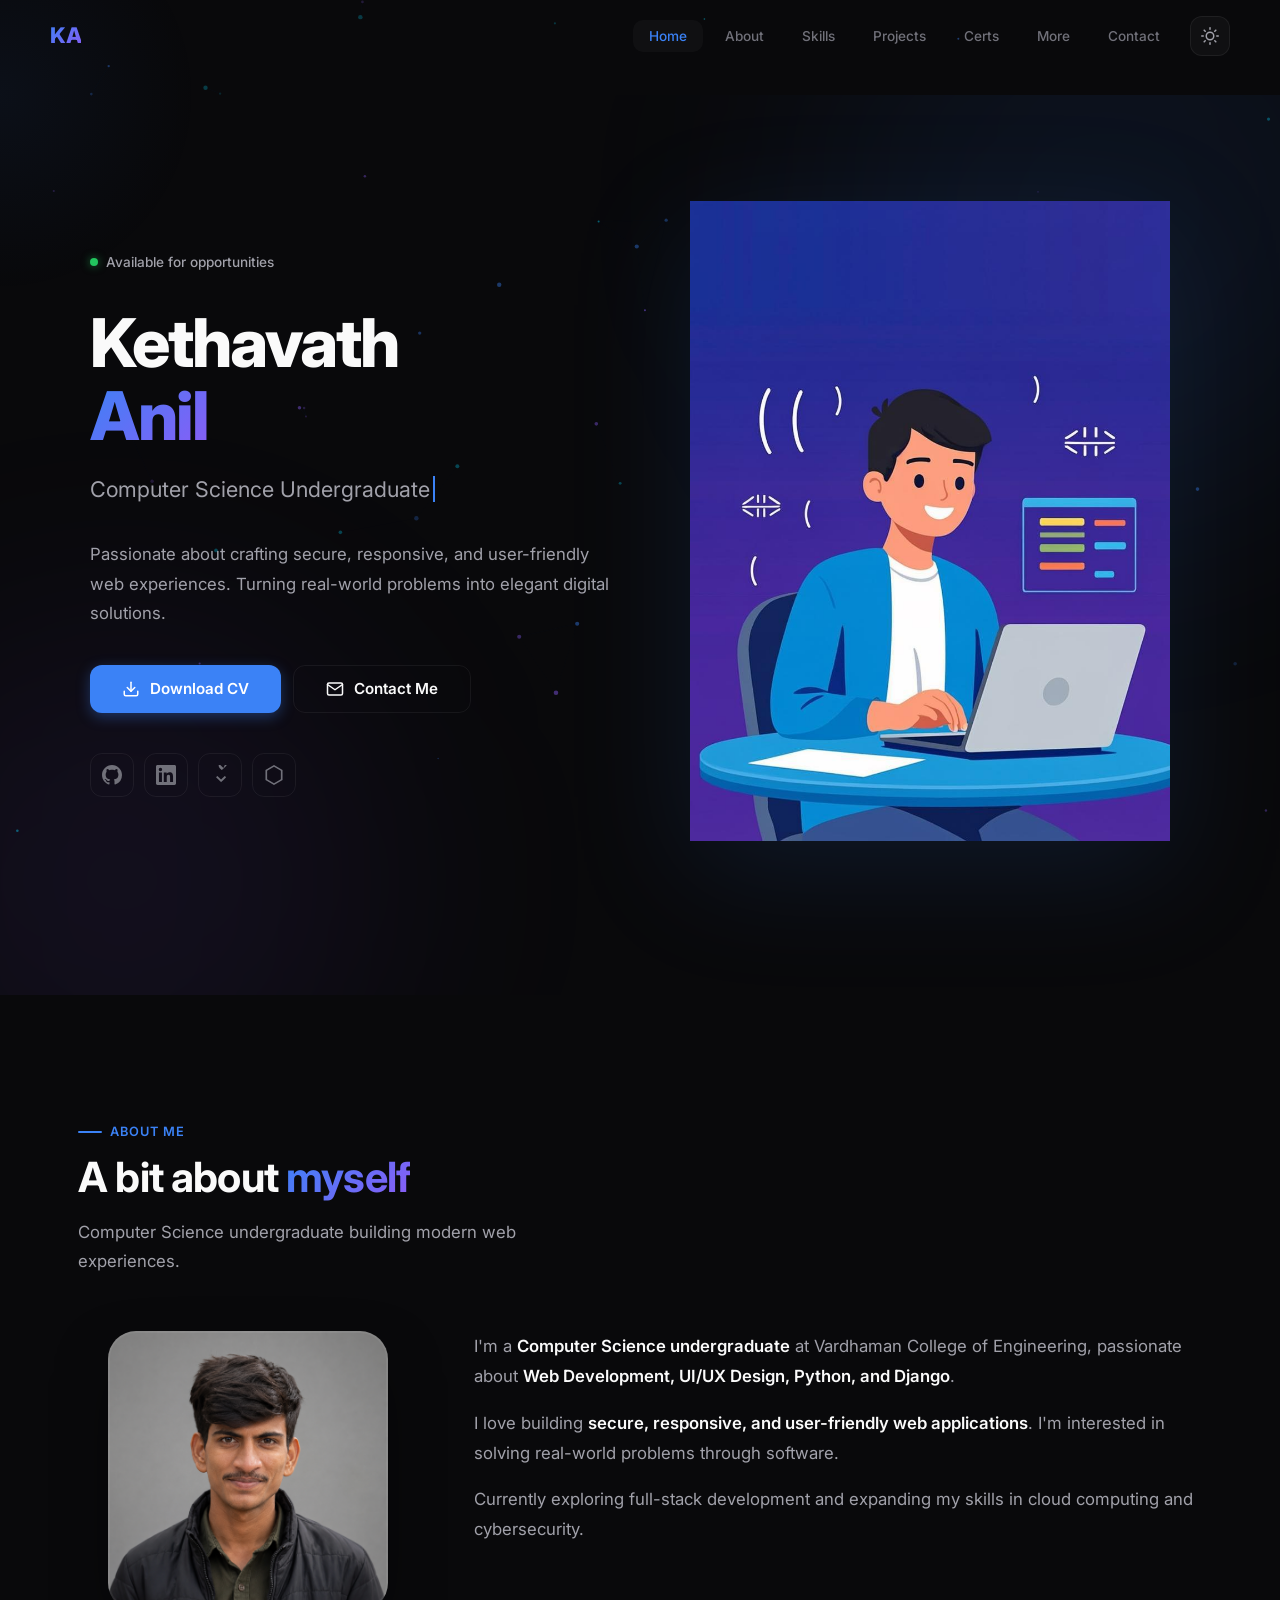
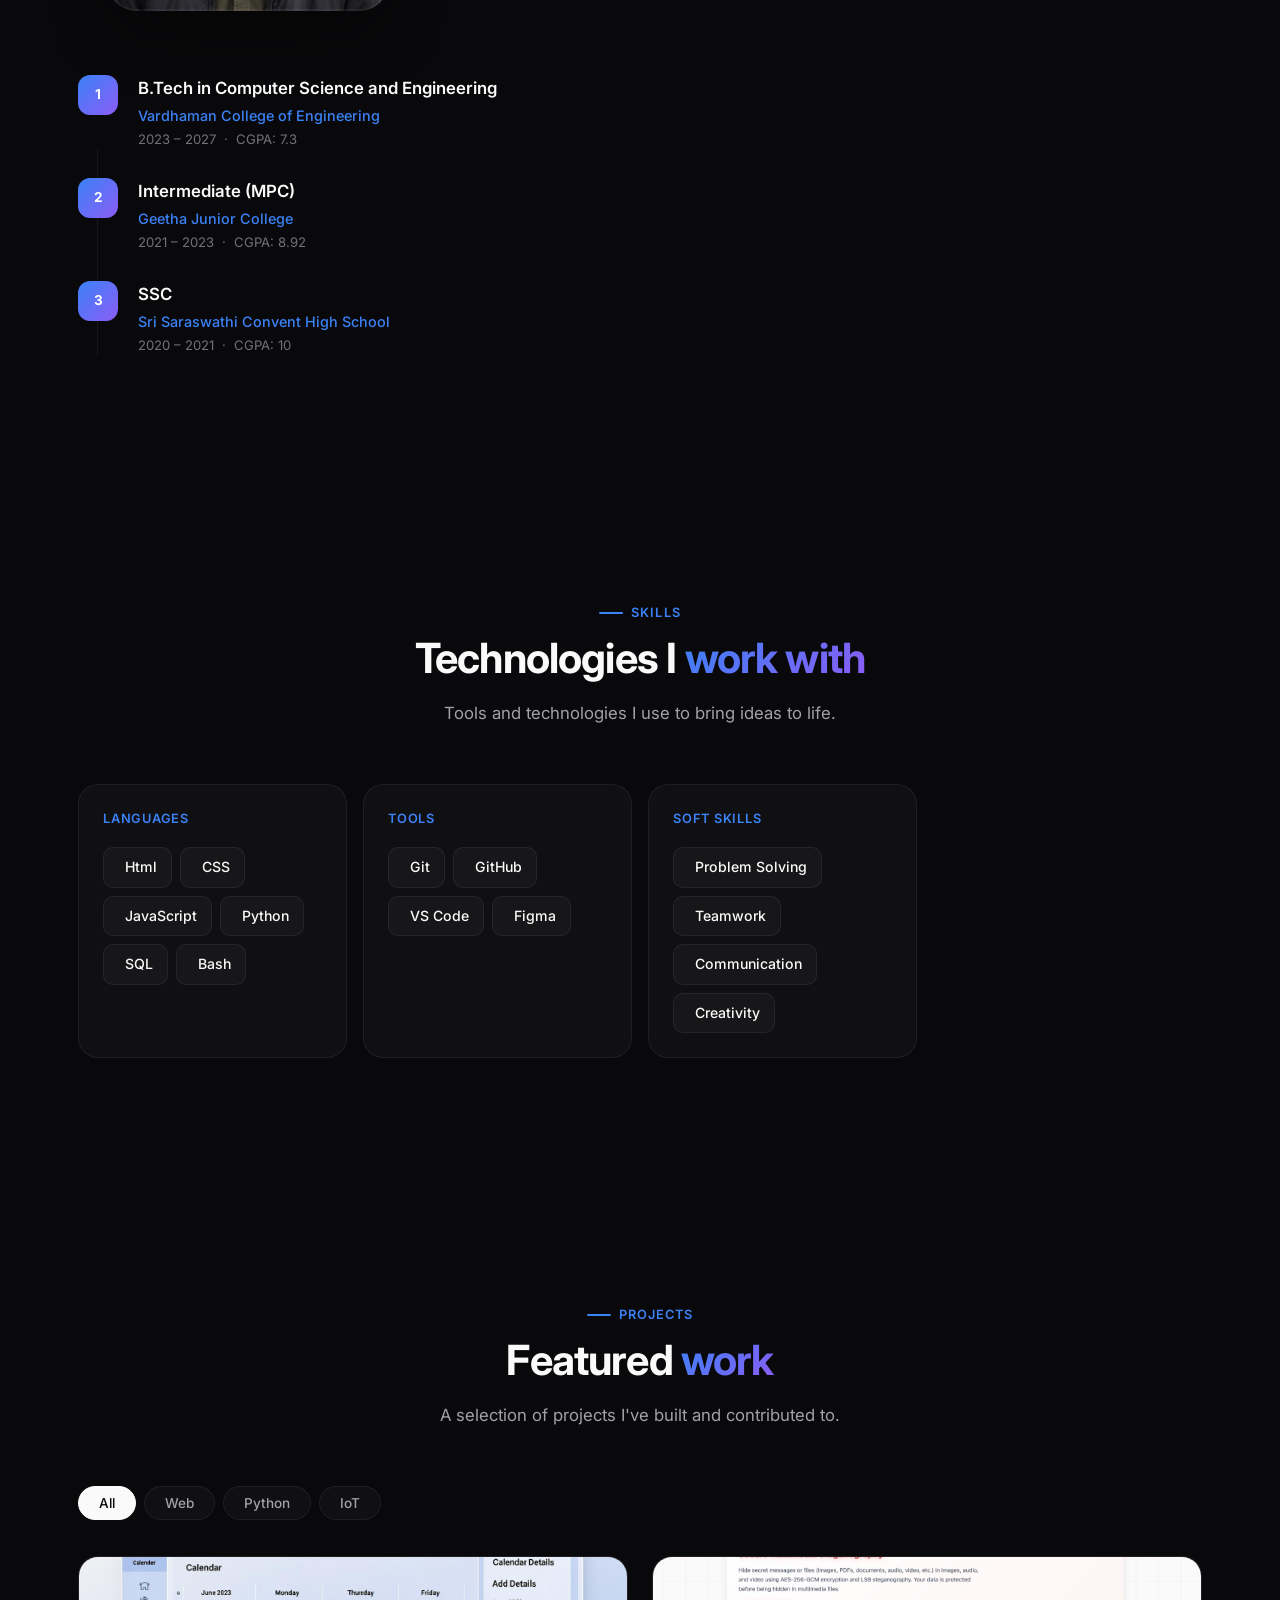
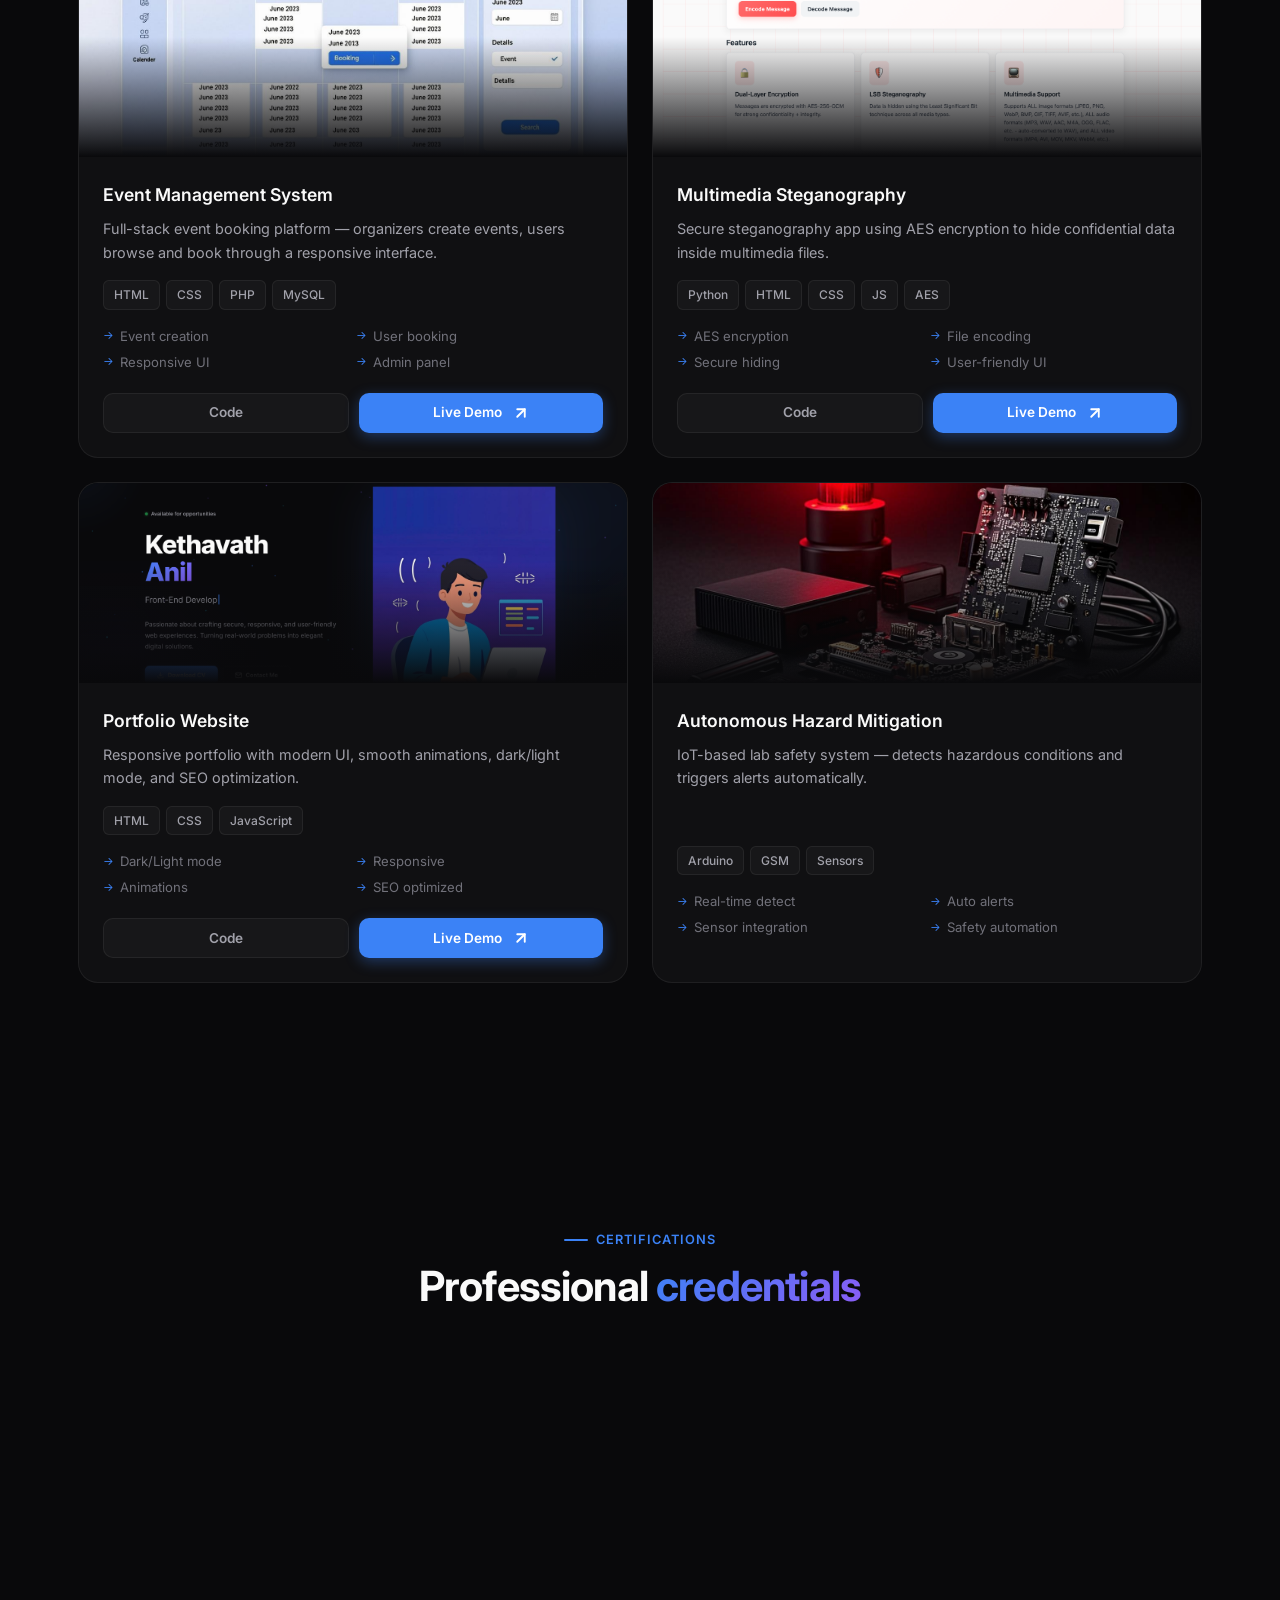
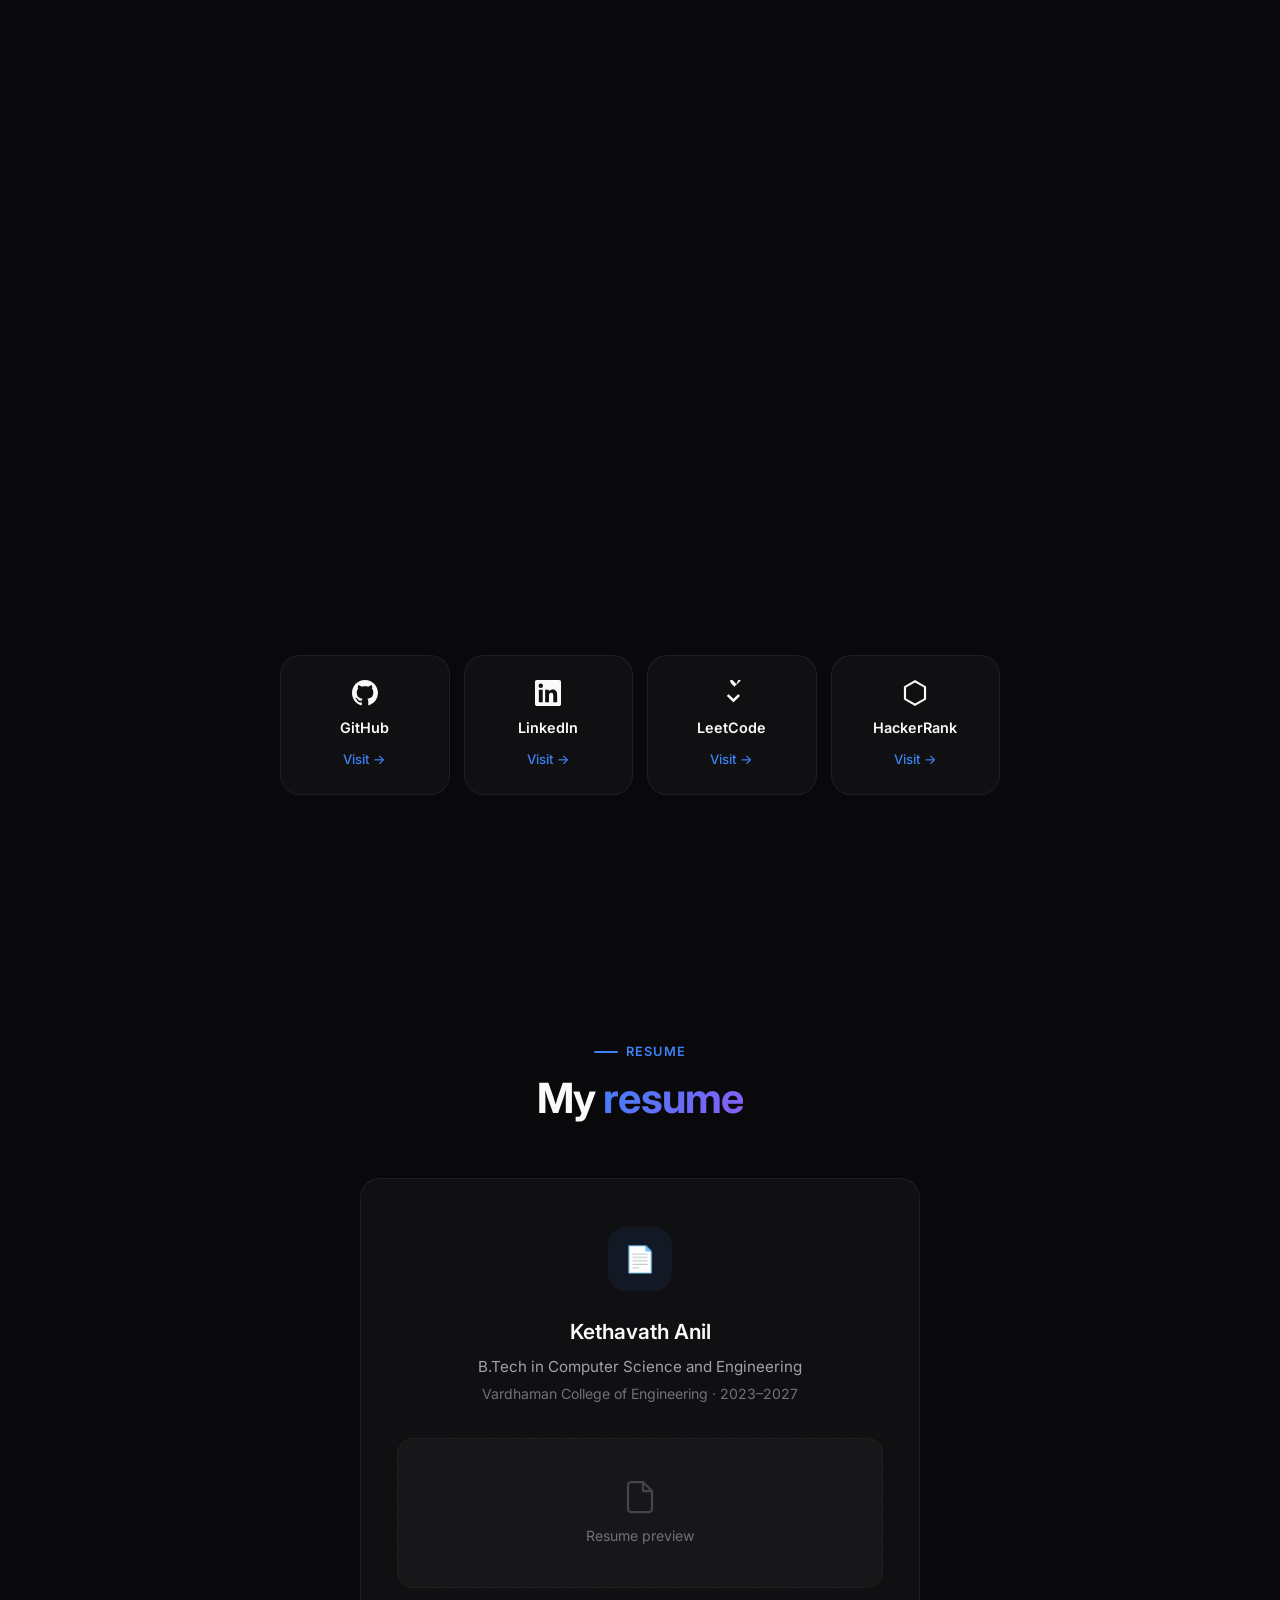
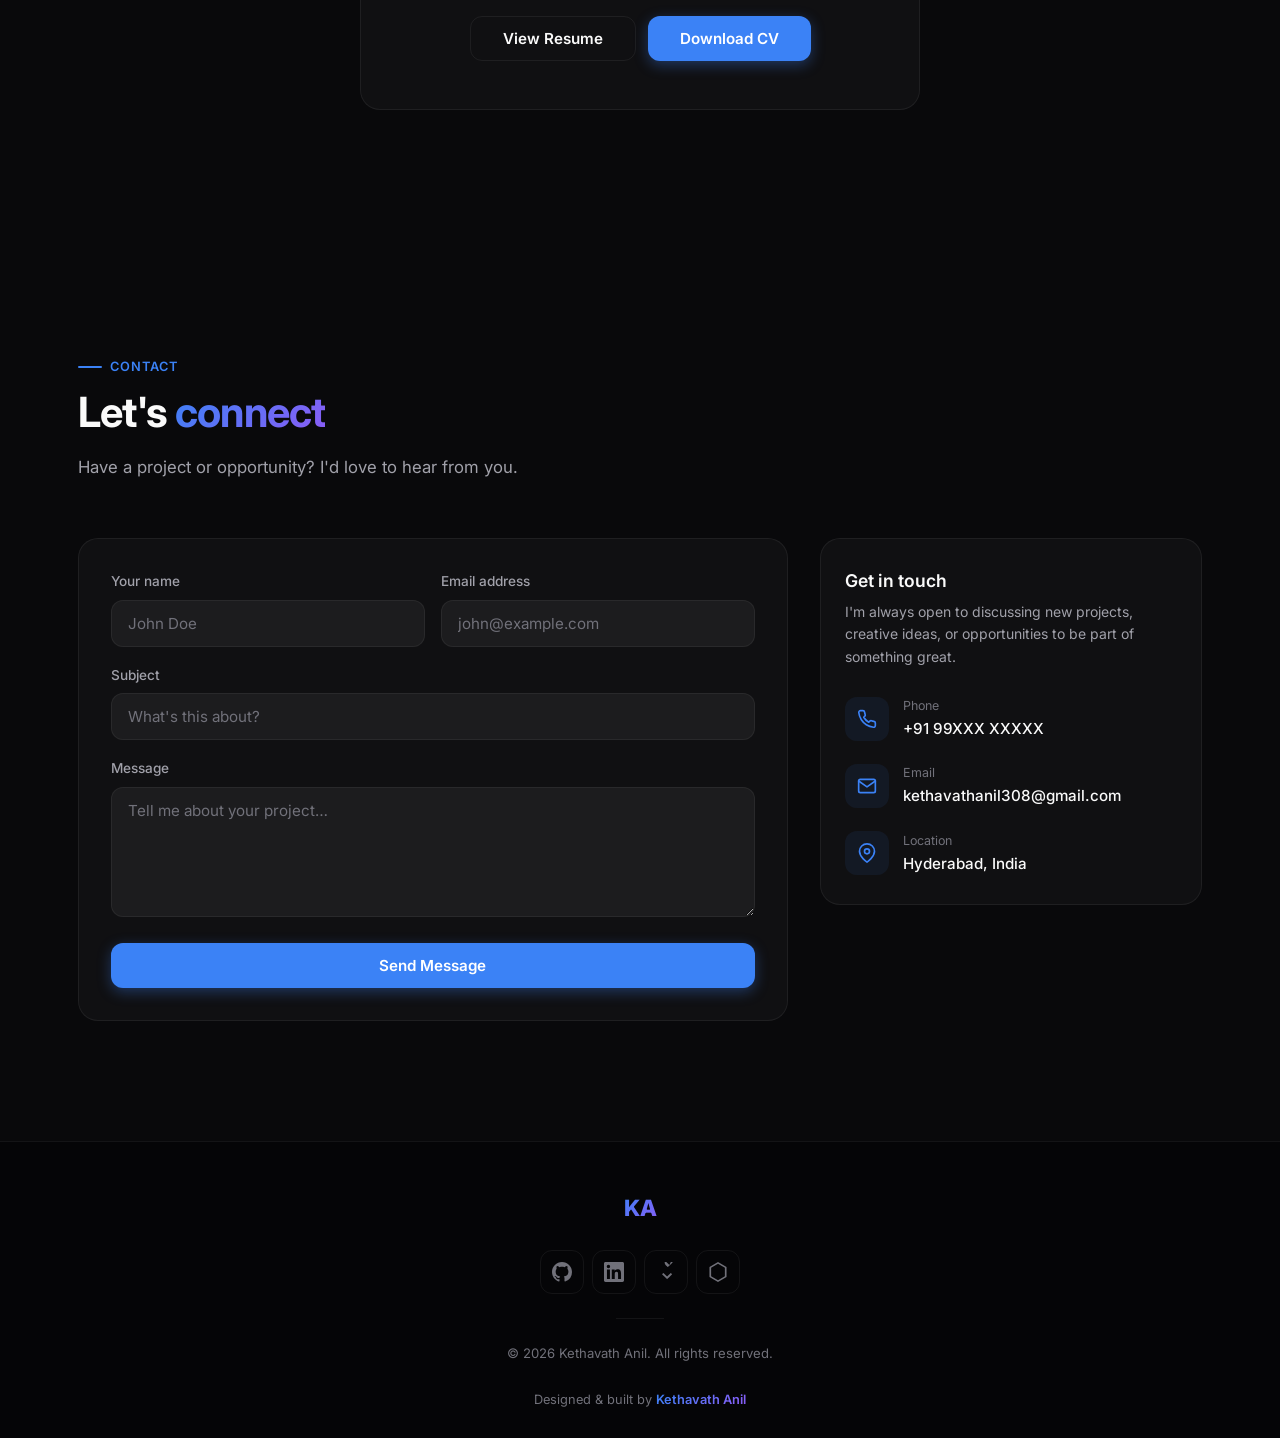
<file: portfolio-site/index.html>
<!DOCTYPE html>
<html lang="en" data-theme="dark">
<head>
  <meta charset="UTF-8">
  <meta name="viewport" content="width=device-width, initial-scale=1.0">
  <title>Kethavath Anil | Portfolio</title>
  <meta name="description" content="Kethavath Anil — CS Engineer, Front-End Developer, UI/UX Designer, Python Developer.">
  <link rel="preconnect" href="https://fonts.googleapis.com">
  <link rel="preconnect" href="https://fonts.gstatic.com" crossorigin>
  <link href="https://fonts.googleapis.com/css2?family=Inter:wght@300;400;500;600;700;800;900&display=swap" rel="stylesheet">
  <link rel="icon" href="data:image/svg+xml,<svg xmlns='http://www.w3.org/2000/svg' viewBox='0 0 100 100'><text y='.9em' font-size='90'>💻</text></svg>">
  <link rel="stylesheet" href="css/styles.css">
</head>
<body>

<!-- LOADER -->
<div id="loader"><div class="loader-ring"></div><div class="loader-text">Loading portfolio…</div></div>

<!-- EFFECTS -->
<canvas id="particles"></canvas>
<div id="cursor-glow"></div>
<div id="scroll-bar"></div>

<!-- NAV -->
<nav id="nav">
  <div class="nav-inner">
    <div class="nav-logo" onclick="go('home')">KA</div>
    <div class="nav-links">
      <button class="nav-link active" data-s="home" onclick="go('home')">Home</button>
      <button class="nav-link" data-s="about" onclick="go('about')">About</button>
      <button class="nav-link" data-s="skills" onclick="go('skills')">Skills</button>
      <button class="nav-link" data-s="projects" onclick="go('projects')">Projects</button>
      <button class="nav-link" data-s="certifications" onclick="go('certifications')">Certs</button>
      <button class="nav-link" data-s="achievements" onclick="go('achievements')">More</button>
      <button class="nav-link" data-s="contact" onclick="go('contact')">Contact</button>
      <button class="theme-toggle" id="td" onclick="toggleTheme()" aria-label="Toggle theme"></button>
    </div>
    <div class="mobile-controls">
      <button class="theme-toggle" id="tm" onclick="toggleTheme()" aria-label="Toggle theme"></button>
      <button class="hamburger" id="ham" onclick="toggleMenu()" aria-label="Menu"><span></span><span></span><span></span></button>
    </div>
  </div>
</nav>
<div class="mobile-nav" id="mob">
  <button data-s="home" onclick="go('home')">Home</button>
  <button data-s="about" onclick="go('about')">About</button>
  <button data-s="skills" onclick="go('skills')">Skills</button>
  <button data-s="projects" onclick="go('projects')">Projects</button>
  <button data-s="certifications" onclick="go('certifications')">Certifications</button>
  <button data-s="achievements" onclick="go('achievements')">Achievements</button>
  <button data-s="contact" onclick="go('contact')">Contact</button>
</div>

<main>

<!-- ═══ HERO ═══ -->
<section id="home">
  <div class="hero-blob blob-1"></div>
  <div class="hero-blob blob-2"></div>
  <div class="wrap">
    <div class="hero-grid">
      <div>
        <div class="hero-badge"><span class="dot"></span><span>Available for opportunities</span></div>
        <h1 class="heading-xl hero-name">Kethavath<br><span class="grad">Anil</span></h1>
        <div class="hero-role"><span id="typed"></span><span class="cursor-blink"></span></div>
        <p class="hero-desc">Passionate about crafting secure, responsive, and user-friendly web experiences. Turning real-world problems into elegant digital solutions.</p>
        <div class="hero-btns">
          <a href="resume-2.pdf" download class="btn btn-primary">
            <svg viewBox="0 0 24 24" fill="none" stroke="currentColor" stroke-width="2" stroke-linecap="round" stroke-linejoin="round"><path d="M21 15v4a2 2 0 01-2 2H5a2 2 0 01-2-2v-4"/><polyline points="7 10 12 15 17 10"/><line x1="12" y1="15" x2="12" y2="3"/></svg>
            Download CV
          </a>
          <button class="btn btn-ghost" onclick="go('contact')">
            <svg viewBox="0 0 24 24" fill="none" stroke="currentColor" stroke-width="2" stroke-linecap="round" stroke-linejoin="round"><path d="M4 4h16c1.1 0 2 .9 2 2v12c0 1.1-.9 2-2 2H4c-1.1 0-2-.9-2-2V6c0-1.1.9-2 2-2z"/><polyline points="22,6 12,13 2,6"/></svg>
            Contact Me
          </button>
        </div>
        <div class="hero-socials">
          <a href="https://github.com/ka284" class="social-btn" aria-label="GitHub"><svg viewBox="0 0 24 24"><path d="M12 0C5.37 0 0 5.37 0 12c0 5.31 3.435 9.795 8.205 11.385.6.105.825-.255.825-.57 0-.285-.015-1.23-.015-2.235-3.015.555-3.795-.735-4.035-1.41-.135-.345-.72-1.41-1.23-1.695-.42-.225-1.02-.78-.015-.795.945-.015 1.62.87 1.845 1.23 1.08 1.815 2.805 1.305 3.495.99.105-.78.42-1.305.765-1.605-2.67-.3-5.46-1.335-5.46-5.925 0-1.305.465-2.385 1.23-3.225-.12-.3-.54-1.53.12-3.18 0 0 1.005-.315 3.3 1.23.96-.27 1.98-.405 3-.405s2.04.135 3 .405c2.295-1.56 3.3-1.23 3.3-1.23.66 1.65.24 2.88.12 3.18.765.84 1.23 1.905 1.23 3.225 0 4.605-2.805 5.625-5.475 5.925.435.375.81 1.095.81 2.22 0 1.605-.015 2.895-.015 3.3 0 .315.225.69.825.57A12.02 12.02 0 0024 12c0-6.63-5.37-12-12-12z"/></svg></a>
          <a href="https://www.linkedin.com/in/kethavath-anil-bb7a41299/" class="social-btn" aria-label="LinkedIn"><svg viewBox="0 0 24 24"><path d="M20.447 20.452h-3.554v-5.569c0-1.328-.027-3.037-1.852-3.037-1.853 0-2.136 1.445-2.136 2.939v5.667H9.351V9h3.414v1.561h.046c.477-.9 1.637-1.85 3.37-1.85 3.601 0 4.267 2.37 4.267 5.455v6.286zM5.337 7.433a2.062 2.062 0 01-2.063-2.065 2.064 2.064 0 112.063 2.065zm1.782 13.019H3.555V9h3.564v11.452zM22.225 0H1.771C.792 0 0 .774 0 1.729v20.542C0 23.227.792 24 1.771 24h20.451C23.2 24 24 23.227 24 22.271V1.729C24 .774 23.2 0 22.222 0h.003z"/></svg></a>
          <a href="https://leetcode.com/u/kethavath12/" class="social-btn" aria-label="LeetCode"><svg viewBox="0 0 24 24"><path d="M16.102 17.93l-2.697 2.607-.106.053-.105-.053-5.648-5.482a.538.538 0 010-.77l.928-.9a.533.533 0 01.752 0l4.074 3.952 4.073-3.951a.533.533 0 01.752 0l.928.9a.538.538 0 010 .77zm-4.697-14.467l2.697 2.607.106.053.105-.053 5.648-5.483a.538.538 0 010-.77l-.928-.9a.533.533 0 00-.752 0L16.102 3.62l-4.074-3.952a.533.533 0 00-.752 0l-.928.9a.538.538 0 000 .77z"/></svg></a>
          <a href="https://www.hackerrank.com/profile/kethavathanil308" class="social-btn" aria-label="HackerRank"><svg viewBox="0 0 24 24"><path d="M12 0L1.75 6v12L12 24l10.25-6V6zm0 2.249L20.25 7v10l-8.25 4.75L3.75 17V7z"/></svg></a>
        </div>
      </div>
      <div class="hero-visual"><img src="images/hero-illustration.png" alt="Developer illustration" loading="eager"></div>
    </div>
  </div>
</section>

<!-- ═══ ABOUT ═══ -->
<section id="about">
  <div class="wrap">
    <div class="sec-header anim">
      <div class="sec-label">About Me</div>
      <h2 class="sec-title">A bit about <span class="grad">myself</span></h2>
      <p class="sec-sub">Computer Science undergraduate building modern web experiences.</p>
    </div>
    <div class="about-grid">
      <div class="about-img-col anim from-left d1">
        <div class="about-img-wrap"><img src="images/profile.png" alt="Kethavath Anil"></div>
      </div>
      <div class="about-text anim from-right d2">
        <p>I'm a <strong>Computer Science undergraduate</strong> at Vardhaman College of Engineering, passionate about <strong>Web Development, UI/UX Design, Python, and Django</strong>.</p>
        <p>I love building <strong>secure, responsive, and user-friendly web applications</strong>. I'm interested in solving real-world problems through software.</p>
        <p>Currently exploring full-stack development and expanding my skills in cloud computing and cybersecurity.</p>
      </div>
    </div>
    <div class="timeline" style="margin-top:64px">
      <div class="tl-item anim from-left d1"><div class="tl-dot">1</div><div class="tl-content"><h4>B.Tech in Computer Science and Engineering</h4><p class="tl-place">Vardhaman College of Engineering</p><p class="tl-meta">2023 – 2027 &nbsp;·&nbsp; CGPA: 7.3</p></div></div>
      <div class="tl-item anim from-left d2"><div class="tl-dot">2</div><div class="tl-content"><h4>Intermediate (MPC)</h4><p class="tl-place">Geetha Junior College</p><p class="tl-meta">2021 – 2023 &nbsp;·&nbsp; CGPA: 8.92</p></div></div>
      <div class="tl-item anim from-left d3"><div class="tl-dot">3</div><div class="tl-content"><h4>SSC</h4><p class="tl-place">Sri Saraswathi Convent High School</p><p class="tl-meta">2020 – 2021 &nbsp;·&nbsp; CGPA: 10</p></div></div>
    </div>
  </div>
</section>

<!-- ═══ SKILLS ═══ -->
<section id="skills">
  <div class="wrap">
    <div class="sec-header text-center anim">
      <div class="sec-label">Skills</div>
      <h2 class="sec-title">Technologies I <span class="grad">work with</span></h2>
      <p class="sec-sub">Tools and technologies I use to bring ideas to life.</p>
    </div>
    <div class="skills-grid">
      <div class="card skill-card anim from-zoom d1"><h3>Languages</h3><div class="skill-tags">
        <span class="skill-tag"><span class="e"></span><a href="https://www.google.com/url?sa=t&source=web&rct=j&opi=89978449&url=https://en.wikipedia.org/wiki/HTML&ved=2ahUKEwinvrjXsr6VAxURaHADHa-1APUQFnoECBkQAQ&usg=AOvVaw2gzluefsF-H7bfUJ9qJGae " >Html</a> </span><span class="skill-tag"><span class="e"></span><a href="https://www.google.com/url?sa=t&source=web&rct=j&opi=89978449&url=https://en.wikipedia.org/wiki/CSS&ved=2ahUKEwiD9575s76VAxVpzDgGHfHcGiQQFnoECBkQAQ&usg=AOvVaw2AefRLcVpaGBVUS8Z-YOq4" >CSS</a> </span><span class="skill-tag"><span class="e"></span><a href="https://www.google.com/url?sa=t&source=web&rct=j&opi=89978449&url=https://en.wikipedia.org/wiki/JavaScript&ved=2ahUKEwiNsJqMtL6VAxX-3jgGHYtbOlsQFnoECBcQAQ&usg=AOvVaw3D0Sd-NOChK26UxuZJmQZN">JavaScript</a></span><span class="skill-tag"><span class="e"></span><a href="https://www.google.com/url?sa=t&source=web&rct=j&opi=89978449&url=https://en.wikipedia.org/wiki/Python_(programming_language)&ved=2ahUKEwj0sJCotL6VAxXs-DgGHWBYNtgQFnoECBYQAQ&usg=AOvVaw2BukyCCe-5crhZoVjPWlrr">Python</a></span><span class="skill-tag"><span class="e"></span><a href="https://www.google.com/url?sa=t&source=web&rct=j&opi=89978449&url=https://en.wikipedia.org/wiki/SQL&ved=2ahUKEwj879O3tL6VAxWx-zgGHdwoCCYQFnoECCIQAQ&usg=AOvVaw2irpCjQQkESfc-Mldig6D8">SQL</a></span><span class="skill-tag"><span class="e"></span><a href="https://www.google.com/url?sa=t&source=web&rct=j&opi=89978449&url=https://en.wikipedia.org/wiki/Bash_(Unix_shell)&ved=2ahUKEwi4rsfEtL6VAxWe4DgGHa7WB8kQFnoECCoQAQ&usg=AOvVaw3joBHqysofmVvhAyLxRCAC">Bash</a></span>
      </div></div>
      <!-- <div class="card skill-card anim from-zoom d2"><h3>Frameworks</h3><div class="skill-tags"><span class="skill-tag"><span class="e"></span><a href="https://www.google.com/url?sa=t&source=web&rct=j&opi=89978449&url=https://en.wikipedia.org/wiki/Django_(web_framework)&ved=2ahUKEwjnjJ_YtL6VAxXPhWMGHSU-CMgQFnoECEMQAQ&usg=AOvVaw2GwUXjYblSoB1co2-H6Rqx">Django</a></span></div></div> -->
      <div class="card skill-card anim from-zoom d3"><h3>Tools</h3><div class="skill-tags">
        <span class="skill-tag"><span class="e"></span><a href="https://www.google.com/url?sa=t&source=web&rct=j&opi=89978449&url=https://en.wikipedia.org/wiki/Git&ved=2ahUKEwj2hr3ytL6VAxUzw6ACHSqKGZQQFnoECA0QAQ&usg=AOvVaw0mR6q4LmK3M4ft3iKkMUI3">Git</a></span><span class="skill-tag"><span class="e"></span><a href="https://www.google.com/url?sa=t&source=web&rct=j&opi=89978449&url=https://en.wikipedia.org/wiki/GitHub&ved=2ahUKEwjjlPWEtb6VAxWgzzgGHW8BDzoQFnoECCEQAQ&usg=AOvVaw36pWCH3bqY2GTz-KUkccuo">GitHub</a></span><span class="skill-tag"><span class="e"></span>VS Code</span><span class="skill-tag"><span class="e"></span><a href="https://www.google.com/url?sa=t&source=web&rct=j&opi=89978449&url=https://en.wikipedia.org/wiki/Figma&ved=2ahUKEwjKlt-htb6VAxUV1DgGHY6EMFcQFnoECCEQAQ&usg=AOvVaw2CGBkIQ5Aum4HapoQNvxBx">Figma</a></span>
      </div></div>
      <div class="card skill-card anim from-zoom d4"><h3>Soft Skills</h3><div class="skill-tags">
        <span class="skill-tag"><span class="e"></span>Problem Solving</span><span class="skill-tag"><span class="e"></span>Teamwork</span><span class="skill-tag"><span class="e"></span>Communication</span><span class="skill-tag"><span class="e"></span>Creativity</span>
      </div></div>
    </div>
  </div>
</section>

<!-- ═══ PROJECTS ═══ -->
<section id="projects">
  <div class="wrap">
    <div class="sec-header text-center anim">
      <div class="sec-label">Projects</div>
      <h2 class="sec-title">Featured <span class="grad">work</span></h2>
      <p class="sec-sub">A selection of projects I've built and contributed to.</p>
    </div>
    <div class="filters anim d1">
      <button class="filter-btn active" data-f="All">All</button>
      <button class="filter-btn" data-f="Web">Web</button>
      <button class="filter-btn" data-f="Python">Python</button>
      <button class="filter-btn" data-f="IoT">IoT</button>
    </div>
    <div class="projects-grid">
      <article class="card project-card anim from-zoom d1" data-cat="Web"><div class="p-img"><img src="images/project-event.png" alt="Event Management System" loading="lazy"></div><div class="p-body"><h3>Event Management System</h3><p class="p-desc">Full-stack event booking platform — organizers create events, users browse and book through a responsive interface.</p><div class="p-tech"><span>HTML</span><span>CSS</span><span>PHP</span><span>MySQL</span></div><ul class="p-features"><li>Event creation</li><li>User booking</li><li>Responsive UI</li><li>Admin panel</li></ul><div class="p-actions"><a href="https://github.com/ka284/eventhub" class="btn btn-link">Code</a><a href="#" class="btn btn-primary">Live Demo <svg width="14" height="14" viewBox="0 0 24 24" fill="none" stroke="currentColor" stroke-width="2.5" stroke-linecap="round" stroke-linejoin="round"><line x1="7" y1="17" x2="17" y2="7"/><polyline points="7 7 17 7 17 17"/></svg></a></div></div></article>
      <article class="card project-card anim from-zoom d2" data-cat="Python"><div class="p-img"><img src="images/project-steganography.png" alt="Steganography System" loading="lazy"></div><div class="p-body"><h3>Multimedia Steganography</h3><p class="p-desc">Secure steganography app using AES encryption to hide confidential data inside multimedia files.</p><div class="p-tech"><span>Python</span><span>HTML</span><span>CSS</span><span>JS</span><span>AES</span></div><ul class="p-features"><li>AES encryption</li><li>File encoding</li><li>Secure hiding</li><li>User-friendly UI</li></ul><div class="p-actions"><a href="https://github.com/ka284/cyber-" class="btn btn-link">Code</a><a href="https://cyber-fvci.onrender.com" class="btn btn-primary">Live Demo <svg width="14" height="14" viewBox="0 0 24 24" fill="none" stroke="currentColor" stroke-width="2.5" stroke-linecap="round" stroke-linejoin="round"><line x1="7" y1="17" x2="17" y2="7"/><polyline points="7 7 17 7 17 17"/></svg></a></div></div></article>
      <article class="card project-card anim from-zoom d3" data-cat="Web"><div class="p-img"><img src="images/project-portfolio.png" alt="Portfolio Website" loading="lazy"></div><div class="p-body"><h3>Portfolio Website</h3><p class="p-desc">Responsive portfolio with modern UI, smooth animations, dark/light mode, and SEO optimization.</p><div class="p-tech"><span>HTML</span><span>CSS</span><span>JavaScript</span></div><ul class="p-features"><li>Dark/Light mode</li><li>Responsive</li><li>Animations</li><li>SEO optimized</li></ul><div class="p-actions"><a href="https://github.com/ka284/personal-portfolio" class="btn btn-link">Code</a><a href="https://personal-portfolio-auwy.onrender.com" class="btn btn-primary">Live Demo <svg width="14" height="14" viewBox="0 0 24 24" fill="none" stroke="currentColor" stroke-width="2.5" stroke-linecap="round" stroke-linejoin="round"><line x1="7" y1="17" x2="17" y2="7"/><polyline points="7 7 17 7 17 17"/></svg></a></div></div></article>
      <article class="card project-card anim from-zoom d4" data-cat="IoT"><div class="p-img"><img src="images/project-iot.png" alt="Hazard Mitigation System" loading="lazy"></div><div class="p-body"><h3>Autonomous Hazard Mitigation</h3><p class="p-desc">IoT-based lab safety system — detects hazardous conditions and triggers alerts automatically.</p><div class="p-tech"><span>Arduino</span><span>GSM</span><span>Sensors</span></div><ul class="p-features"><li>Real-time detect</li><li>Auto alerts</li><li>Sensor integration</li><li>Safety automation</li></ul><div class="p-actions"></div></div></article>
    </div>
  </div>
</section>

<!-- ═══ CERTIFICATIONS ═══ -->
<section id="certifications">
  <div class="wrap">
    <div class="sec-header text-center anim">
      <div class="sec-label">Certifications</div>
      <h2 class="sec-title">Professional <span class="grad">credentials</span></h2>
    </div>
    <div class="certs-grid">
      <div class="card cert-card anim from-zoom d1"><div class="cert-icon">📊</div><div><h3><a href="https://www.life-global.org/certificate/8cc1d7af-f5df-4878-8dc9-40ec043ffc9b" >Data Science &amp; Analytics</a></h3><p>HP</p></div></div>
      
      <a href="https://ibb.co/NHShJgZ"><div class="card cert-card anim from-zoom d3"><div class="cert-icon">☁️</div><div><h3>AWS Cloud Practitioner</h3><p>Amazon Web Services</p></div></div></a>
      <a href="https://pdflink.to/04db4afd/"><div class="card cert-card anim from-zoom d4"><div class="cert-icon">🌍</div><div><h3>Cambridge Linguaskill</h3><p>Cambridge Assessment</p></div></div></a>
      <a href="#"><div class="card cert-card anim from-zoom d5"><div class="cert-icon">🎨</div><div><h3>Responsive Web Design</h3><p>FreeCodeCamp</p></div></div></a>
        <a href="https://ibb.co/KzfGW4Dw"><div class="card cert-card anim from-zoom d5"><div class="cert-icon">🎨</div><div><h3>No Code Web App Development</h3><p>Reliance Foundation</p></div></div></a>
      <a href="https://ibb.co/NHShJgZ"><div class="card cert-card anim from-zoom d2"><div class="cert-icon">💻</div><div><h3>JavaScript</h3><p>Infosys springboard</p></div></div></a>
    </div>
  </div>
</section>

<!-- ═══ ACHIEVEMENTS ═══ -->
<section id="achievements">
  <div class="wrap">
    <div class="sec-header text-center anim">
      <div class="sec-label">Achievements</div>
      <h2 class="sec-title">Things I'm <span class="grad">proud of</span></h2>
    </div>
    <center>
    <div class="ach-grid">
      <div class="card ach-card anim from-zoom d1"><div class="ach-emoji">🏆</div>
      <a href="https://pdflink.to/12a3e4/"><h3>Patent </h3></a><p>Patent for Autonomous Hazard Mitigation System — an IoT-based laboratory safety innovation.</p></div>
      <div class="card ach-card anim from-zoom d1"><div class="ach-emoji">🤖</div>
      <a href="#"><h3>AI Agent Hackathon </h3></a><p>Participated in the AI Agent Hackathon organized by Product Space, developing AI-driven solutions.</p></div>
    </div>
    
    
    </center>
    <div class="profiles-grid" style="margin-top:48px">
      <a href="https://github.com/ka284" target="_blank" rel="noopener" class="card profile-card anim from-zoom d1"><svg viewBox="0 0 24 24" style="width:26px;height:26px;fill:currentColor"><path d="M12 0C5.37 0 0 5.37 0 12c0 5.31 3.435 9.795 8.205 11.385.6.105.825-.255.825-.57 0-.285-.015-1.23-.015-2.235-3.015.555-3.795-.735-4.035-1.41-.135-.345-.72-1.41-1.23-1.695-.42-.225-1.02-.78-.015-.795.945-.015 1.62.87 1.845 1.23 1.08 1.815 2.805 1.305 3.495.99.105-.78.42-1.305.765-1.605-2.67-.3-5.46-1.335-5.46-5.925 0-1.305.465-2.385 1.23-3.225-.12-.3-.54-1.53.12-3.18 0 0 1.005-.315 3.3 1.23.96-.27 1.98-.405 3-.405s2.04.135 3 .405c2.295-1.56 3.3-1.23 3.3-1.23.66 1.65.24 2.88.12 3.18.765.84 1.23 1.905 1.23 3.225 0 4.605-2.805 5.625-5.475 5.925.435.375.81 1.095.81 2.22 0 1.605-.015 2.895-.015 3.3 0 .315.225.69.825.57A12.02 12.02 0 0024 12c0-6.63-5.37-12-12-12z"/></svg><span class="p-name">GitHub</span><span class="p-visit">Visit →</span></a>
      <a href="https://www.linkedin.com/in/kethavath-anil-bb7a41299" target="_blank" rel="noopener" class="card profile-card anim from-zoom d2"><svg viewBox="0 0 24 24" style="width:26px;height:26px;fill:currentColor"><path d="M20.447 20.452h-3.554v-5.569c0-1.328-.027-3.037-1.852-3.037-1.853 0-2.136 1.445-2.136 2.939v5.667H9.351V9h3.414v1.561h.046c.477-.9 1.637-1.85 3.37-1.85 3.601 0 4.267 2.37 4.267 5.455v6.286zM5.337 7.433a2.062 2.062 0 01-2.063-2.065 2.064 2.064 0 112.063 2.065zm1.782 13.019H3.555V9h3.564v11.452zM22.225 0H1.771C.792 0 0 .774 0 1.729v20.542C0 23.227.792 24 1.771 24h20.451C23.2 24 24 23.227 24 22.271V1.729C24 .774 23.2 0 22.222 0h.003z"/></svg><span class="p-name">LinkedIn</span><span class="p-visit">Visit →</span></a>
      <a href="https://leetcode.com/u/kethavath12/" target="_blank" rel="noopener"  class="card profile-card anim from-zoom d3"><svg viewBox="0 0 24 24" style="width:26px;height:26px;fill:currentColor"><path d="M16.102 17.93l-2.697 2.607-.106.053-.105-.053-5.648-5.482a.538.538 0 010-.77l.928-.9a.533.533 0 01.752 0l4.074 3.952 4.073-3.951a.533.533 0 01.752 0l.928.9a.538.538 0 010 .77zm-4.697-14.467l2.697 2.607.106.053.105-.053 5.648-5.483a.538.538 0 010-.77l-.928-.9a.533.533 0 00-.752 0L16.102 3.62l-4.074-3.952a.533.533 0 00-.752 0l-.928.9a.538.538 0 000 .77z"/></svg><span class="p-name">LeetCode</span><span class="p-visit">Visit →</span></a>
      <a href="https://www.hackerrank.com/profile/kethavathanil308" target="_blank" rel="noopener" class="card profile-card anim from-zoom d4"><svg viewBox="0 0 24 24" style="width:26px;height:26px;fill:currentColor"><path d="M12 0L1.75 6v12L12 24l10.25-6V6zm0 2.249L20.25 7v10l-8.25 4.75L3.75 17V7z"/></svg><span class="p-name">HackerRank</span><span class="p-visit">Visit →</span></a>
    </div>
  </div>
</section>

<!-- ═══ RESUME ═══ -->
<section id="resume">
  <div class="wrap">
    <div class="sec-header text-center anim">
      <div class="sec-label">Resume</div>
      <h2 class="sec-title">My <span class="grad">resume</span></h2>
    </div>
    <div class="resume-wrap anim from-zoom d1">
      <div class="card resume-card">
        <div class="resume-icon">📄</div>
        <h3>Kethavath Anil</h3>
        <p class="resume-sub">B.Tech in Computer Science and Engineering</p>
        <p class="resume-school">Vardhaman College of Engineering · 2023–2027</p>
        <div class="resume-preview"><svg width="36" height="36" viewBox="0 0 24 24" fill="none" stroke-width="1.5" stroke-linecap="round" stroke-linejoin="round"><path d="M14 2H6a2 2 0 00-2 2v16a2 2 0 002 2h12a2 2 0 002-2V8z"/><polyline points="14 2 14 8 20 8"/></svg><p>Resume preview</p></div>
        <div class="resume-btns"><a href="resume-2.pdf" target="_blank" class="btn btn-ghost">View Resume</a><a href="resume-2.pdf" download class="btn btn-primary">Download CV</a></div>
      </div>
    </div>
  </div>
</section>

<!-- ═══ CONTACT ═══ -->
<section id="contact">
  <div class="wrap">
    <div class="sec-header anim">
      <div class="sec-label">Contact</div>
      <h2 class="sec-title">Let's <span class="grad">connect</span></h2>
      <p class="sec-sub">Have a project or opportunity? I'd love to hear from you.</p>
    </div>
    <div class="contact-grid">
      <form class="card contact-form anim from-left d1" id="cform" onsubmit="sendForm(event)">
        <div class="form-row">
          <div class="form-group"><label>Your name</label><input class="form-input" type="text" placeholder="John Doe" required></div>
          <div class="form-group"><label>Email address</label><input class="form-input" type="email" placeholder="john@example.com" required></div>
        </div>
        <div class="form-group"><label>Subject</label><input class="form-input" type="text" placeholder="What's this about?" required></div>
        <div class="form-group"><label>Message</label><textarea class="form-input" rows="5" placeholder="Tell me about your project…" required></textarea></div>
        <button type="submit" class="btn btn-primary form-submit" id="cbtn">Send Message</button>
        <div class="form-msg" id="cmsg" style="display:none">Thank you! I'll get back to you soon.</div>
      </form>
      <div class="card ci-card anim from-right d2">
        <h3>Get in touch</h3>
        <p class="text-sm">I'm always open to discussing new projects, creative ideas, or opportunities to be part of something great.</p>
        <div class="ci-item"><div class="ci-icon"><svg viewBox="0 0 24 24"><path d="M22 16.92v3a2 2 0 01-2.18 2 19.79 19.79 0 01-8.63-3.07 19.5 19.5 0 01-6-6 19.79 19.79 0 01-3.07-8.67A2 2 0 014.11 2h3a2 2 0 012 1.72c.127.96.361 1.903.7 2.81a2 2 0 01-.45 2.11L8.09 9.91a16 16 0 006 6l1.27-1.27a2 2 0 012.11-.45c.907.339 1.85.573 2.81.7A2 2 0 0122 16.92z"/></svg></div><div><p class="ci-label">Phone</p><p class="ci-value">+91 99XXX XXXXX</p></div></div>
        <div class="ci-item"><div class="ci-icon"><svg viewBox="0 0 24 24"><path d="M4 4h16c1.1 0 2 .9 2 2v12c0 1.1-.9 2-2 2H4c-1.1 0-2-.9-2-2V6c0-1.1.9-2 2-2z"/><polyline points="22,6 12,13 2,6"/></svg></div><div><p class="ci-label">Email</p><p class="ci-value">kethavathanil308@gmail.com</p></div></div>
        <div class="ci-item"><div class="ci-icon"><svg viewBox="0 0 24 24"><path d="M21 10c0 7-9 13-9 13s-9-6-9-13a9 9 0 0118 0z"/><circle cx="12" cy="10" r="3"/></svg></div><div><p class="ci-label">Location</p><p class="ci-value">Hyderabad, India</p></div></div>
      </div>
    </div>
  </div>
</section>
</main>

<!-- FOOTER -->
<footer>
  <div class="wrap footer-inner">
    <div class="footer-logo">KA</div>
    <div class="footer-socials">
      <a href="#" class="social-btn" aria-label="GitHub"><svg width="18" height="18" viewBox="0 0 24 24"><path d="M12 0C5.37 0 0 5.37 0 12c0 5.31 3.435 9.795 8.205 11.385.6.105.825-.255.825-.57 0-.285-.015-1.23-.015-2.235-3.015.555-3.795-.735-4.035-1.41-.135-.345-.72-1.41-1.23-1.695-.42-.225-1.02-.78-.015-.795.945-.015 1.62.87 1.845 1.23 1.08 1.815 2.805 1.305 3.495.99.105-.78.42-1.305.765-1.605-2.67-.3-5.46-1.335-5.46-5.925 0-1.305.465-2.385 1.23-3.225-.12-.3-.54-1.53.12-3.18 0 0 1.005-.315 3.3 1.23.96-.27 1.98-.405 3-.405s2.04.135 3 .405c2.295-1.56 3.3-1.23 3.3-1.23.66 1.65.24 2.88.12 3.18.765.84 1.23 1.905 1.23 3.225 0 4.605-2.805 5.625-5.475 5.925.435.375.81 1.095.81 2.22 0 1.605-.015 2.895-.015 3.3 0 .315.225.69.825.57A12.02 12.02 0 0024 12c0-6.63-5.37-12-12-12z"/></svg></a>
      <a href="#" class="social-btn" aria-label="LinkedIn"><svg width="18" height="18" viewBox="0 0 24 24"><path d="M20.447 20.452h-3.554v-5.569c0-1.328-.027-3.037-1.852-3.037-1.853 0-2.136 1.445-2.136 2.939v5.667H9.351V9h3.414v1.561h.046c.477-.9 1.637-1.85 3.37-1.85 3.601 0 4.267 2.37 4.267 5.455v6.286zM5.337 7.433a2.062 2.062 0 01-2.063-2.065 2.064 2.064 0 112.063 2.065zm1.782 13.019H3.555V9h3.564v11.452zM22.225 0H1.771C.792 0 0 .774 0 1.729v20.542C0 23.227.792 24 1.771 24h20.451C23.2 24 24 23.227 24 22.271V1.729C24 .774 23.2 0 22.222 0h.003z"/></svg></a>
      <a href="#" class="social-btn" aria-label="LeetCode"><svg width="18" height="18" viewBox="0 0 24 24"><path d="M16.102 17.93l-2.697 2.607-.106.053-.105-.053-5.648-5.482a.538.538 0 010-.77l.928-.9a.533.533 0 01.752 0l4.074 3.952 4.073-3.951a.533.533 0 01.752 0l.928.9a.538.538 0 010 .77zm-4.697-14.467l2.697 2.607.106.053.105-.053 5.648-5.483a.538.538 0 010-.77l-.928-.9a.533.533 0 00-.752 0L16.102 3.62l-4.074-3.952a.533.533 0 00-.752 0l-.928.9a.538.538 0 000 .77z"/></svg></a>
      <a href="#" class="social-btn" aria-label="HackerRank"><svg width="18" height="18" viewBox="0 0 24 24"><path d="M12 0L1.75 6v12L12 24l10.25-6V6zm0 2.249L20.25 7v10l-8.25 4.75L3.75 17V7z"/></svg></a>
    </div>
    <div class="footer-line"></div>
    <p class="copy">© <span id="yr"></span> Kethavath Anil. All rights reserved.</p>
    <p class="credit">Designed &amp; built by <span class="grad">Kethavath Anil</span></p>
  </div>
</footer>

<button id="btt" onclick="window.scrollTo({top:0,behavior:'smooth'})" aria-label="Back to top"><svg viewBox="0 0 24 24"><line x1="12" y1="19" x2="12" y2="5"/><polyline points="5 12 12 5 19 12"/></svg></button>

<script src="js/script.js"></script>
</body>
</html>
</file>
<file: portfolio-site/css/styles.css>
/* ════════════ RESET ════════════ */
*,*::before,*::after{margin:0;padding:0;box-sizing:border-box}
:root{--font:'Inter',system-ui,-apple-system,sans-serif;--nav-h:72px;--max:1180px}
[data-theme="dark"]{
  --bg:#09090b;--bg2:#111113;--bg3:#18181b;--bg4:#1f1f23;
  --t1:#fafafa;--t2:#a1a1aa;--t3:#71717a;
  --blue:#3b82f6;--purple:#8b5cf6;--cyan:#06b6d4;
  --grad:linear-gradient(135deg,#3b82f6,#8b5cf6);
  --glass:rgba(255,255,255,.03);--glass-b:rgba(255,255,255,.06);--glass-bh:rgba(59,130,246,.25);
  --input:rgba(255,255,255,.05);--nav-bg:rgba(9,9,11,.82);
  --footer:#050507;
  --blob1:rgba(59,130,246,.08);--blob2:rgba(139,92,246,.08);
  --shadow:0 1px 2px rgba(0,0,0,.3);
  --shadow-lg:0 25px 60px -12px rgba(0,0,0,.5);
}
[data-theme="light"]{
  --bg:#fafafa;--bg2:#ffffff;--bg3:#f4f4f5;--bg4:#e4e4e7;
  --t1:#09090b;--t2:#52525b;--t3:#a1a1aa;
  --blue:#2563eb;--purple:#7c3aed;--cyan:#0891b2;
  --grad:linear-gradient(135deg,#2563eb,#7c3aed);
  --glass:rgba(0,0,0,.02);--glass-b:rgba(0,0,0,.06);--glass-bh:rgba(37,99,235,.2);
  --input:rgba(0,0,0,.04);--nav-bg:rgba(250,250,250,.85);
  --footer:#f4f4f5;
  --blob1:rgba(59,130,246,.06);--blob2:rgba(124,58,237,.06);
  --shadow:0 1px 2px rgba(0,0,0,.05);
  --shadow-lg:0 25px 60px -12px rgba(0,0,0,.1);
}
html{scroll-behavior:smooth;scroll-padding-top:var(--nav-h)}
body{font-family:var(--font);background:var(--bg);color:var(--t1);overflow-x:hidden;line-height:1.6;-webkit-font-smoothing:antialiased;-moz-osx-font-smoothing:grayscale;transition:background .35s,color .35s}
::selection{background:var(--blue);color:#fff}
a{color:inherit;text-decoration:none}
img{max-width:100%;display:block}
::-webkit-scrollbar{width:5px}
::-webkit-scrollbar-track{background:var(--bg)}
::-webkit-scrollbar-thumb{background:var(--t3);border-radius:9px}

.wrap{max-width:var(--max);margin:0 auto;padding:0 28px}
section{position:relative;z-index:2;padding:120px 0}

/* ════════════ TYPE ════════════ */
.heading-xl{font-size:clamp(2.8rem,6vw,4.2rem);font-weight:800;line-height:1.08;letter-spacing:-.03em}
.heading-lg{font-size:clamp(2rem,4vw,2.8rem);font-weight:700;letter-spacing:-.02em;line-height:1.15}
.heading-md{font-size:1.25rem;font-weight:600;letter-spacing:-.01em}
.text-lg{font-size:1.125rem;line-height:1.7}
.text-sm{font-size:.875rem;line-height:1.6}
.text-xs{font-size:.8rem}
.text-secondary{color:var(--t2)}
.text-muted{color:var(--t3)}
.grad{background:var(--grad);-webkit-background-clip:text;-webkit-text-fill-color:transparent;background-clip:text}
.text-center{text-align:center}
.mx-auto{margin-left:auto;margin-right:auto}

/* ════════════ COMPONENTS ════════════ */
.badge{display:inline-flex;align-items:center;gap:6px;padding:6px 14px;border-radius:100px;font-size:.8rem;font-weight:600;background:rgba(59,130,246,.1);color:var(--blue);border:1px solid rgba(59,130,246,.15);letter-spacing:.01em}
.btn{display:inline-flex;align-items:center;justify-content:center;gap:10px;font-family:var(--font);font-weight:600;font-size:.95rem;border-radius:12px;cursor:pointer;transition:all .25s ease;border:none;line-height:1}
.btn-primary{padding:14px 32px;background:var(--blue);color:#fff;box-shadow:0 4px 14px rgba(59,130,246,.35)}
.btn-primary:hover{transform:translateY(-2px);box-shadow:0 8px 25px rgba(59,130,246,.4)}
.btn-ghost{padding:14px 32px;background:transparent;color:var(--t1);border:1.5px solid var(--glass-b)}
.btn-ghost:hover{border-color:var(--t3);background:var(--glass)}
.btn svg{width:18px;height:18px;flex-shrink:0}
.card{background:var(--glass);border:1px solid var(--glass-b);border-radius:20px;padding:28px;transition:all .3s ease}
.card:hover{border-color:var(--glass-bh);box-shadow:var(--shadow-lg);transform:translateY(-4px)}
.icon-box{width:48px;height:48px;border-radius:14px;display:flex;align-items:center;justify-content:center;flex-shrink:0}
.divider{width:48px;height:3px;background:var(--grad);border-radius:9px;margin:16px auto 0}

/* ════════════ ANIMATIONS ════════════ */
@keyframes fadeUp{from{opacity:0;transform:translateY(30px)}to{opacity:1;transform:translateY(0)}}
@keyframes fadeLeft{from{opacity:0;transform:translateX(-30px)}to{opacity:1;transform:translateX(0)}}
@keyframes fadeRight{from{opacity:0;transform:translateX(30px)}to{opacity:1;transform:translateX(0)}}
@keyframes zoomIn{from{opacity:0;transform:scale(.92)}to{opacity:1;transform:scale(1)}}
@keyframes float{0%,100%{transform:translateY(0)}50%{transform:translateY(-12px)}}
@keyframes blob{0%,100%{border-radius:60% 40% 30% 70%/60% 30% 70% 40%}50%{border-radius:30% 60% 70% 40%/50% 60% 30% 60%}}
@keyframes typing{0%,100%{opacity:1}50%{opacity:0}}
@keyframes pulse{0%,100%{opacity:.6}50%{opacity:1}}
@keyframes shimmer{0%{background-position:-200% 0}100%{background-position:200% 0}}
@keyframes slideDown{from{opacity:0;transform:translateY(-12px)}to{opacity:1;transform:translateY(0)}}
@keyframes fadeOut{to{opacity:0;pointer-events:none}}
.anim{opacity:0;transform:translateY(30px);transition:opacity .6s cubic-bezier(.16,1,.3,1),transform .6s cubic-bezier(.16,1,.3,1)}
.anim.from-left{transform:translateX(-30px)}.anim.from-right{transform:translateX(30px)}.anim.from-zoom{transform:scale(.92)}
.anim.show{opacity:1;transform:translateY(0) translateX(0) scale(1)}
.d1{transition-delay:.08s}.d2{transition-delay:.16s}.d3{transition-delay:.24s}.d4{transition-delay:.32s}.d5{transition-delay:.4s}.d6{transition-delay:.48s}
@media(prefers-reduced-motion:reduce){*,*::before,*::after{animation-duration:.01ms!important;transition-duration:.01ms!important}html{scroll-behavior:auto}.anim{opacity:1;transform:none}}
</style>
/* ════════════ LOADER ════════════ */
#loader{position:fixed;inset:0;z-index:9999;display:flex;flex-direction:column;align-items:center;justify-content:center;background:var(--bg);transition:opacity .4s}
#loader.out{opacity:0;pointer-events:none}
.loader-ring{width:52px;height:52px;border:3px solid var(--glass-b);border-top-color:var(--blue);border-radius:50%;animation:spin .8s linear infinite}
@keyframes spin{to{transform:rotate(360deg)}}
.loader-text{margin-top:20px;font-size:.9rem;font-weight:500;color:var(--t2);letter-spacing:.05em}

/* ════════════ CANVAS ════════════ */
#particles{position:fixed;inset:0;z-index:0;pointer-events:none}
#cursor-glow{position:fixed;width:400px;height:400px;border-radius:50%;background:radial-gradient(circle,rgba(59,130,246,.06) 0%,transparent 70%);pointer-events:none;z-index:1;transform:translate(-50%,-50%);display:none}
@media(pointer:fine){#cursor-glow{display:block}}
#scroll-bar{position:fixed;top:0;left:0;height:3px;width:0;background:var(--grad);z-index:200;border-radius:0 2px 2px 0;transition:width .08s linear}

/* ════════════ NAV ════════════ */
#nav{position:fixed;top:0;left:0;right:0;z-index:100;height:var(--nav-h);display:flex;align-items:center;justify-content:center;padding:0 28px;border-bottom:1px solid transparent;transition:all .3s}
#nav.scrolled{background:var(--nav-bg);backdrop-filter:blur(16px);-webkit-backdrop-filter:blur(16px);border-color:var(--glass-b)}
.nav-inner{max-width:var(--max);width:100%;display:flex;align-items:center;justify-content:space-between}
.nav-logo{font-size:1.35rem;font-weight:800;background:var(--grad);-webkit-background-clip:text;-webkit-text-fill-color:transparent;background-clip:text;cursor:pointer;letter-spacing:-.02em}
.nav-links{display:flex;align-items:center;gap:6px}
.nav-link{padding:8px 16px;border-radius:10px;font-size:.85rem;font-weight:500;color:var(--t3);background:none;border:none;cursor:pointer;font-family:var(--font);transition:all .2s}
.nav-link:hover,.nav-link.active{color:var(--t1);background:var(--glass)}
.nav-link.active{color:var(--blue)}
.theme-toggle{width:40px;height:40px;border-radius:12px;border:1px solid var(--glass-b);background:var(--glass);display:flex;align-items:center;justify-content:center;cursor:pointer;color:var(--t2);transition:all .2s;margin-left:8px;flex-shrink:0}
.theme-toggle:hover{color:var(--t1);border-color:var(--t3)}
.hamburger{display:none;width:40px;height:40px;border-radius:12px;border:1px solid var(--glass-b);background:var(--glass);align-items:center;justify-content:center;cursor:pointer;flex-direction:column;gap:4px;padding:0}
.hamburger span{display:block;width:18px;height:1.5px;background:var(--t1);border-radius:9px;transition:all .3s}
.hamburger.open span:nth-child(1){transform:rotate(45deg) translate(4px,4px)}
.hamburger.open span:nth-child(2){opacity:0}
.hamburger.open span:nth-child(3){transform:rotate(-45deg) translate(4px,-4px)}
.mobile-nav{display:none;position:fixed;top:var(--nav-h);left:0;right:0;background:var(--nav-bg);backdrop-filter:blur(16px);-webkit-backdrop-filter:blur(16px);border-bottom:1px solid var(--glass-b);padding:12px;z-index:99;animation:slideDown .25s ease}
.mobile-nav.show{display:block}
.mobile-nav button{display:block;width:100%;padding:14px 20px;border:none;background:none;color:var(--t2);font-family:var(--font);font-size:1rem;font-weight:500;text-align:left;border-radius:12px;cursor:pointer;transition:all .15s}
.mobile-nav button:hover,.mobile-nav button.active{background:var(--glass);color:var(--t1)}
.mobile-controls{display:none;align-items:center;gap:8px}
@media(max-width:768px){
  .nav-links{display:none!important}
  .mobile-controls{display:flex!important}
  .hero-grid{grid-template-columns:1fr!important}
  .hero-visual{display:none!important}
  .about-grid{grid-template-columns:1fr!important}
  .about-img-col{justify-content:center}
  .contact-grid{grid-template-columns:1fr!important}
  .projects-grid{grid-template-columns:1fr!important}
  section{padding:80px 0}
  .wrap{padding:0 20px}
  .form-row{grid-template-columns:1fr!important}
}
@media(min-width:769px){.mobile-controls{display:none!important}}

/* ════════════ HERO ════════════ */
#home{min-height:100vh;display:flex;align-items:center;padding-top:var(--nav-h);position:relative;overflow:hidden}
.hero-blob{position:absolute;border-radius:50%;filter:blur(120px);pointer-events:none;animation:blob 10s ease-in-out infinite}
.blob-1{width:600px;height:600px;background:var(--blob1);top:-20%;right:-10%}
.blob-2{width:500px;height:500px;background:var(--blob2);bottom:-15%;left:-10%;animation-direction:reverse;animation-duration:13s}
.hero-grid{display:grid;grid-template-columns:1fr 1fr;gap:60px;align-items:center;position:relative;z-index:2}
.hero-badge{display:inline-flex;align-items:center;gap:8px;padding:6px 4px 6px 0;margin-bottom:28px;animation:fadeUp .7s ease both}
.hero-badge .dot{width:8px;height:8px;border-radius:50%;background:#22c55e;box-shadow:0 0 8px rgba(34,197,94,.6);animation:pulse 2s ease infinite}
.hero-badge span{font-size:.85rem;font-weight:500;color:var(--t2)}
.hero-name{margin-bottom:20px;animation:fadeUp .7s ease .1s both}
.hero-role{font-size:clamp(1.05rem,2.2vw,1.35rem);color:var(--t2);margin-bottom:24px;min-height:44px;animation:fadeUp .7s ease .18s both}
.cursor-blink{border-right:2px solid var(--blue);margin-left:2px;animation:typing .75s step-end infinite;padding-right:1px}
.hero-desc{font-size:1.05rem;color:var(--t2);line-height:1.75;max-width:520px;margin-bottom:36px;animation:fadeUp .7s ease .25s both}
.hero-btns{display:flex;flex-wrap:wrap;gap:12px;margin-bottom:40px;animation:fadeUp .7s ease .32s both}
.hero-socials{display:flex;gap:10px;animation:fadeUp .7s ease .38s both}
.social-btn{width:44px;height:44px;border-radius:12px;border:1px solid var(--glass-b);display:flex;align-items:center;justify-content:center;color:var(--t3);transition:all .25s;background:transparent;cursor:pointer}
.social-btn:hover{color:var(--t1);border-color:var(--t3);transform:translateY(-2px);box-shadow:var(--shadow)}
.social-btn svg{width:20px;height:20px;fill:currentColor}
.hero-visual{display:flex;justify-content:center;animation:fadeRight .8s ease .3s both}
.hero-visual img{max-width:480px;width:100%;animation:float 6s ease-in-out infinite;filter:drop-shadow(0 30px 60px rgba(59,130,246,.12))}

/* ════════════ SECTION HEADERS ════════════ */
.sec-label{display:inline-flex;align-items:center;gap:8px;font-size:.8rem;font-weight:600;text-transform:uppercase;letter-spacing:.08em;color:var(--blue);margin-bottom:12px}
.sec-label::before{content:'';width:24px;height:2px;background:var(--blue);border-radius:9px}
.sec-title{font-size:clamp(1.8rem,3.5vw,2.6rem);font-weight:700;letter-spacing:-.02em;margin-bottom:16px;line-height:1.15}
.sec-sub{color:var(--t2);font-size:1.05rem;max-width:540px;line-height:1.7}
.sec-header{margin-bottom:56px}
.sec-header.text-center .sec-sub{margin-left:auto;margin-right:auto}
.sec-header.text-center .sec-label{justify-content:center}
.sec-header.text-center .divider{margin:16px auto 0}

/* ════════════ ABOUT ════════════ */
.about-grid{display:grid;grid-template-columns:340px 1fr;gap:56px;align-items:start}
.about-img-col{display:flex;justify-content:center;position:relative}
.about-img-wrap{width:280px;height:280px;border-radius:28px;overflow:hidden;position:relative;box-shadow:var(--shadow-lg)}
.about-img-wrap img{width:100%;height:100%;object-fit:cover}
.about-img-wrap::after{content:'';position:absolute;inset:0;border-radius:28px;border:2px solid var(--glass-b);pointer-events:none}
.about-text p{color:var(--t2);font-size:1.05rem;line-height:1.8;margin-bottom:16px}
.about-text p:last-of-type{margin-bottom:0}
.about-text strong{color:var(--t1);font-weight:600}
.timeline{margin-top:72px}
.tl-item{display:flex;gap:20px;margin-bottom:0;position:relative}
.tl-item+.tl-item{padding-top:28px}
.tl-item+.tl-item::before{content:'';position:absolute;left:19px;top:0;bottom:0;width:1px;background:var(--glass-b)}
.tl-dot{width:40px;height:40px;border-radius:12px;background:var(--grad);display:flex;align-items:center;justify-content:center;flex-shrink:0;font-size:.85rem;font-weight:700;color:#fff;position:relative;z-index:1}
.tl-content h4{font-size:1.05rem;font-weight:600;margin-bottom:2px}
.tl-place{color:var(--blue);font-size:.9rem;font-weight:500}
.tl-meta{color:var(--t3);font-size:.82rem;margin-top:2px}

/* ════════════ SKILLS ════════════ */
.skills-grid{display:grid;grid-template-columns:repeat(4,1fr);gap:16px}
@media(max-width:1024px){.skills-grid{grid-template-columns:repeat(2,1fr)}}
@media(max-width:480px){.skills-grid{grid-template-columns:1fr}}
.skill-card{padding:24px}
.skill-card h3{font-size:.8rem;font-weight:600;text-transform:uppercase;letter-spacing:.06em;color:var(--blue);margin-bottom:18px}
.skill-tags{display:flex;flex-wrap:wrap;gap:8px}
.skill-tag{display:inline-flex;align-items:center;gap:7px;padding:8px 14px;border-radius:10px;border:1px solid var(--glass-b);background:var(--glass);font-size:.88rem;font-weight:500;transition:all .25s;cursor:default}
.skill-tag:hover{border-color:var(--blue);background:rgba(59,130,246,.06);transform:translateY(-2px)}
.skill-tag .e{font-size:1.15rem;line-height:1}

/* ════════════ PROJECTS ════════════ */
.filters{display:flex;gap:8px;margin-bottom:36px;flex-wrap:wrap}
.filter-btn{padding:8px 20px;border-radius:100px;border:1px solid var(--glass-b);background:var(--glass);color:var(--t2);font-family:var(--font);font-size:.85rem;font-weight:500;cursor:pointer;transition:all .2s}
.filter-btn:hover{border-color:var(--t3);color:var(--t1)}
.filter-btn.active{background:var(--t1);color:var(--bg);border-color:var(--t1)}
.projects-grid{display:grid;grid-template-columns:repeat(2,1fr);gap:24px}
.project-card{overflow:hidden;display:flex;flex-direction:column;padding:0}
.project-card .p-img{height:200px;overflow:hidden;position:relative}
.project-card .p-img img{width:100%;height:100%;object-fit:cover;transition:transform .5s ease}
.project-card:hover .p-img img{transform:scale(1.06)}
.project-card .p-img::after{content:'';position:absolute;bottom:0;left:0;right:0;height:60%;background:linear-gradient(to top,var(--bg),transparent);pointer-events:none}
.project-card .p-body{padding:24px;flex:1;display:flex;flex-direction:column}
.project-card h3{font-size:1.1rem;font-weight:600;margin-bottom:8px}
.project-card .p-desc{color:var(--t2);font-size:.9rem;line-height:1.65;margin-bottom:16px;flex:1}
.p-tech{display:flex;flex-wrap:wrap;gap:6px;margin-bottom:16px}
.p-tech span{padding:4px 10px;border-radius:6px;font-size:.75rem;font-weight:500;background:var(--glass);color:var(--t2);border:1px solid var(--glass-b)}
.p-features{list-style:none;display:grid;grid-template-columns:1fr 1fr;gap:5px;margin-bottom:20px}
.p-features li{color:var(--t3);font-size:.82rem;display:flex;align-items:center;gap:6px}
.p-features li::before{content:'→';color:var(--blue);font-size:.7rem}
.p-actions{display:flex;gap:10px;margin-top:auto}
.p-actions .btn{flex:1;padding:11px 16px;font-size:.85rem;border-radius:10px}
.btn-link{background:var(--glass);color:var(--t2);border:1px solid var(--glass-b)}
.btn-link:hover{border-color:var(--t3);color:var(--t1)}
.project-card.hidden{display:none}

/* ════════════ CERTS ════════════ */
.certs-grid{display:grid;grid-template-columns:repeat(3,1fr);gap:16px}
@media(max-width:768px){.certs-grid{grid-template-columns:1fr}}
.cert-card{display:flex;align-items:center;gap:16px;padding:22px 20px}
.cert-icon{font-size:1.6rem;width:48px;text-align:center;flex-shrink:0}
.cert-card h3{font-size:.95rem;font-weight:600;line-height:1.35;margin-bottom:2px}
.cert-card p{color:var(--t3);font-size:.82rem}

/* ════════════ ACHIEVEMENTS ════════════ */
.ach-grid{display:grid;grid-template-columns:repeat(3,1fr);gap:16px;margin-bottom:56px}
@media(max-width:768px){.ach-grid{grid-template-columns:1fr}}
.ach-card{text-align:center;padding:32px 24px}
.ach-emoji{font-size:2.6rem;margin-bottom:16px;display:inline-block;animation:float 5s ease-in-out infinite}
.ach-card h3{font-size:1.05rem;font-weight:600;margin-bottom:8px}
.ach-card p{color:var(--t2);font-size:.9rem;line-height:1.65}
.profiles-grid{display:grid;grid-template-columns:repeat(4,1fr);gap:14px;max-width:720px;margin:0 auto}
@media(max-width:640px){.profiles-grid{grid-template-columns:repeat(2,1fr)}}
.profile-card{display:flex;flex-direction:column;align-items:center;gap:10px;padding:24px 16px;text-align:center}
.profile-card svg{width:26px;height:26px;fill:currentColor}
.profile-card .p-name{font-weight:600;font-size:.9rem}
.profile-card .p-visit{font-size:.82rem;color:var(--blue);font-weight:500}

/* ════════════ RESUME ════════════ */
.resume-wrap{max-width:560px;margin:0 auto}
.resume-card{padding:48px 36px;text-align:center}
.resume-icon{width:64px;height:64px;border-radius:18px;background:rgba(59,130,246,.08);display:flex;align-items:center;justify-content:center;margin:0 auto 24px;font-size:1.6rem}
.resume-card h3{font-size:1.3rem;font-weight:600;margin-bottom:6px}
.resume-sub{color:var(--t2);font-size:.95rem;margin-bottom:4px}
.resume-school{color:var(--t3);font-size:.88rem;margin-bottom:32px}
.resume-preview{background:var(--glass);border:1px dashed var(--glass-b);border-radius:16px;padding:40px 24px;margin-bottom:28px;display:flex;flex-direction:column;align-items:center;justify-content:center;gap:10px;min-height:100px}
.resume-preview svg{stroke:var(--t3);opacity:.5}
.resume-preview p{color:var(--t3);font-size:.88rem}
.resume-btns{display:flex;gap:12px;justify-content:center;flex-wrap:wrap}

/* ════════════ CONTACT ════════════ */
.contact-grid{display:grid;grid-template-columns:1.3fr .7fr;gap:32px;align-items:start}
.contact-form{padding:32px}
.form-group{margin-bottom:18px}
.form-group label{display:block;font-size:.85rem;font-weight:500;color:var(--t2);margin-bottom:7px}
.form-input{width:100%;padding:13px 16px;border-radius:12px;border:1px solid var(--glass-b);background:var(--input);color:var(--t1);font-family:var(--font);font-size:.95rem;outline:none;transition:all .2s}
.form-input:focus{border-color:var(--blue);box-shadow:0 0 0 3px rgba(59,130,246,.1)}
.form-input::placeholder{color:var(--t3)}
textarea.form-input{resize:vertical;min-height:130px}
.form-row{display:grid;grid-template-columns:1fr 1fr;gap:16px}
.form-submit{width:100%;padding:15px}
.form-msg{text-align:center;color:#22c55e;font-size:.88rem;margin-top:12px;animation:fadeUp .3s ease}
.ci-card{padding:28px 24px}
.ci-card h3{font-size:1.1rem;font-weight:600;margin-bottom:6px}
.ci-card>.text-sm{color:var(--t2);margin-bottom:28px}
.ci-item{display:flex;align-items:center;gap:14px;margin-bottom:22px}
.ci-item:last-child{margin-bottom:0}
.ci-icon{width:44px;height:44px;border-radius:12px;background:rgba(59,130,246,.08);display:flex;align-items:center;justify-content:center;color:var(--blue);flex-shrink:0}
.ci-icon svg{width:20px;height:20px;stroke:currentColor;fill:none;stroke-width:2;stroke-linecap:round;stroke-linejoin:round}
.ci-label{font-size:.78rem;color:var(--t3);margin-bottom:1px}
.ci-value{font-size:.95rem;font-weight:500}

/* ════════════ FOOTER ════════════ */
footer{background:var(--footer);border-top:1px solid var(--glass-b);padding:48px 0 28px;position:relative;z-index:2;margin-top:auto}
.footer-inner{display:flex;flex-direction:column;align-items:center;gap:24px;text-align:center}
.footer-logo{font-size:1.4rem;font-weight:800;background:var(--grad);-webkit-background-clip:text;-webkit-text-fill-color:transparent;background-clip:text}
.footer-socials{display:flex;gap:8px}
.footer-line{width:48px;height:1px;background:var(--glass-b)}
footer .copy{color:var(--t3);font-size:.82rem}
footer .credit{color:var(--t3);font-size:.8rem;margin-top:2px}
footer .credit .grad{font-weight:600}

/* ════════════ BACK TOP ════════════ */
#btt{position:fixed;bottom:28px;right:28px;z-index:90;width:46px;height:46px;border-radius:14px;border:1px solid var(--glass-b);background:var(--nav-bg);backdrop-filter:blur(12px);-webkit-backdrop-filter:blur(12px);color:var(--t2);display:flex;align-items:center;justify-content:center;cursor:pointer;opacity:0;pointer-events:none;transform:translateY(12px);transition:all .25s;box-shadow:var(--shadow)}
#btt.show{opacity:1;pointer-events:all;transform:translateY(0)}
#btt:hover{color:var(--t1);border-color:var(--t3)}
#btt svg{width:20px;height:20px;fill:none;stroke:currentColor;stroke-width:2.5;stroke-linecap:round;stroke-linejoin:round}
</file>
